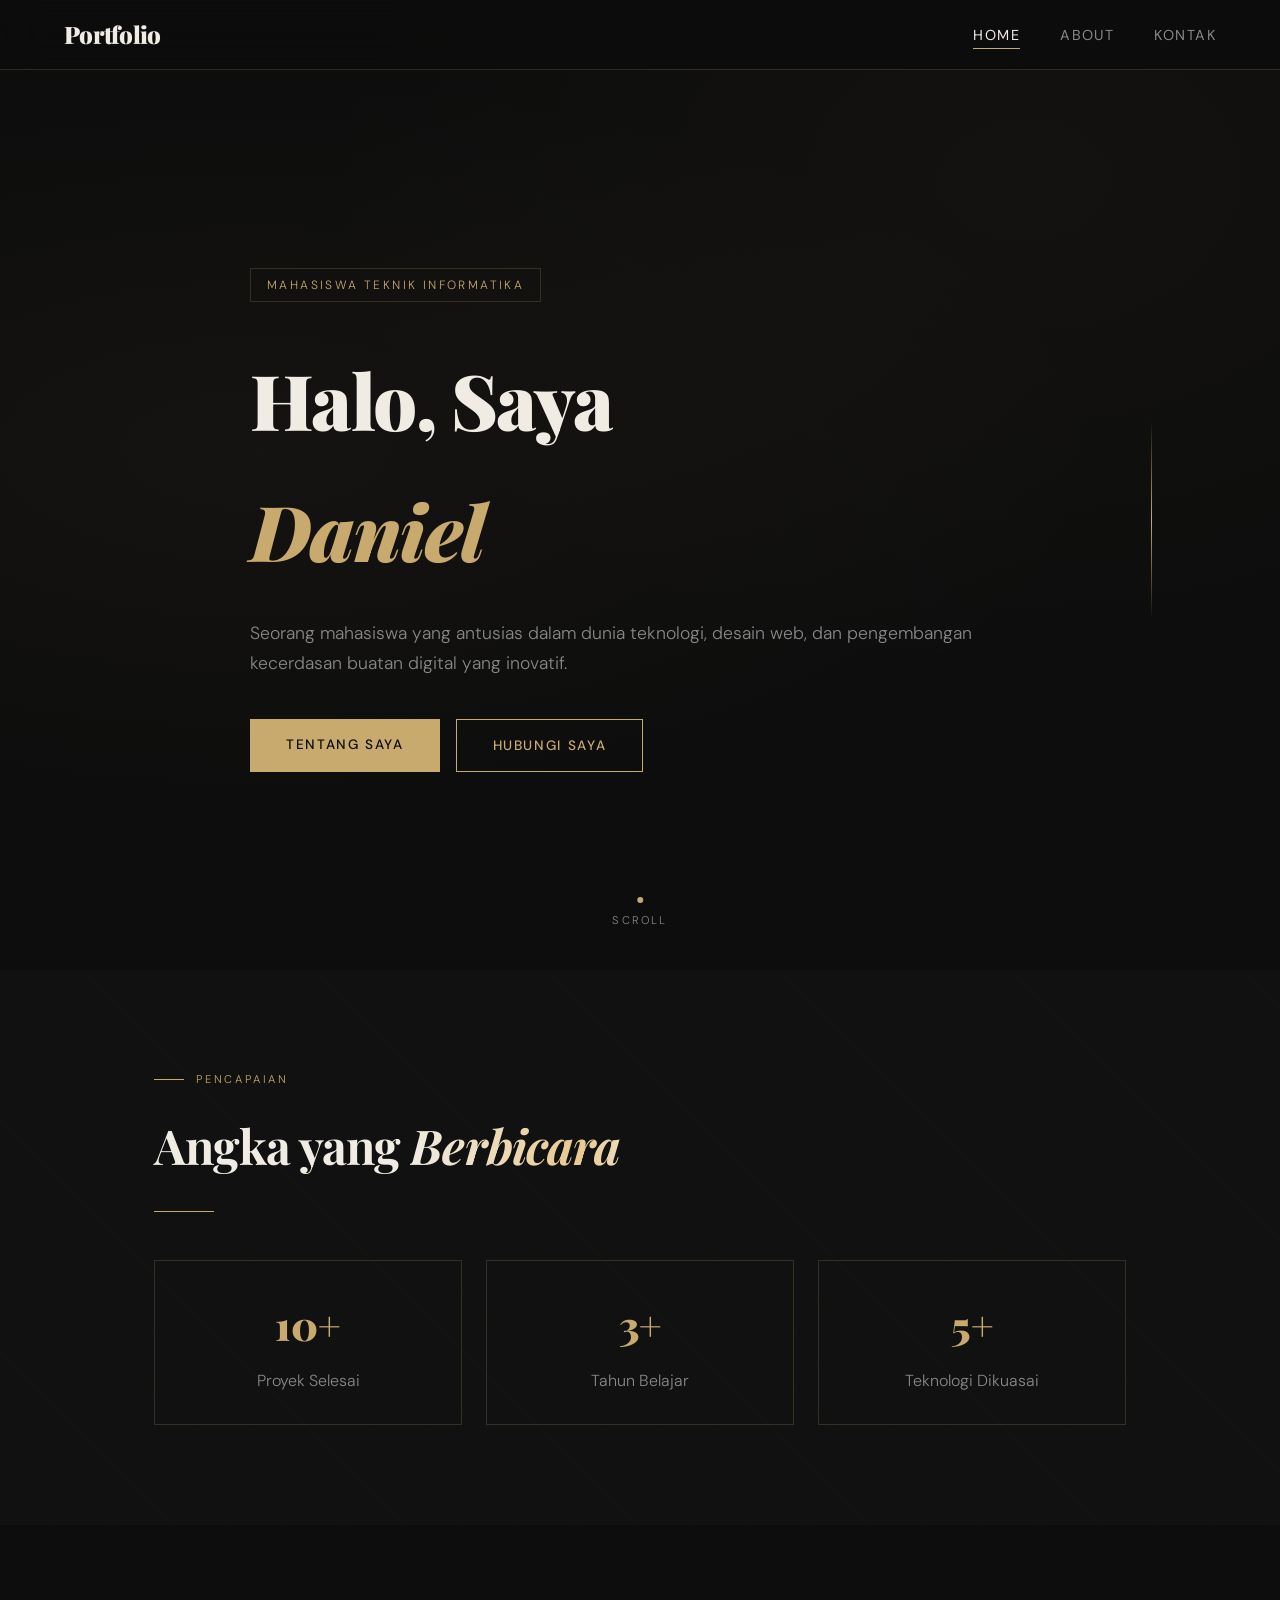
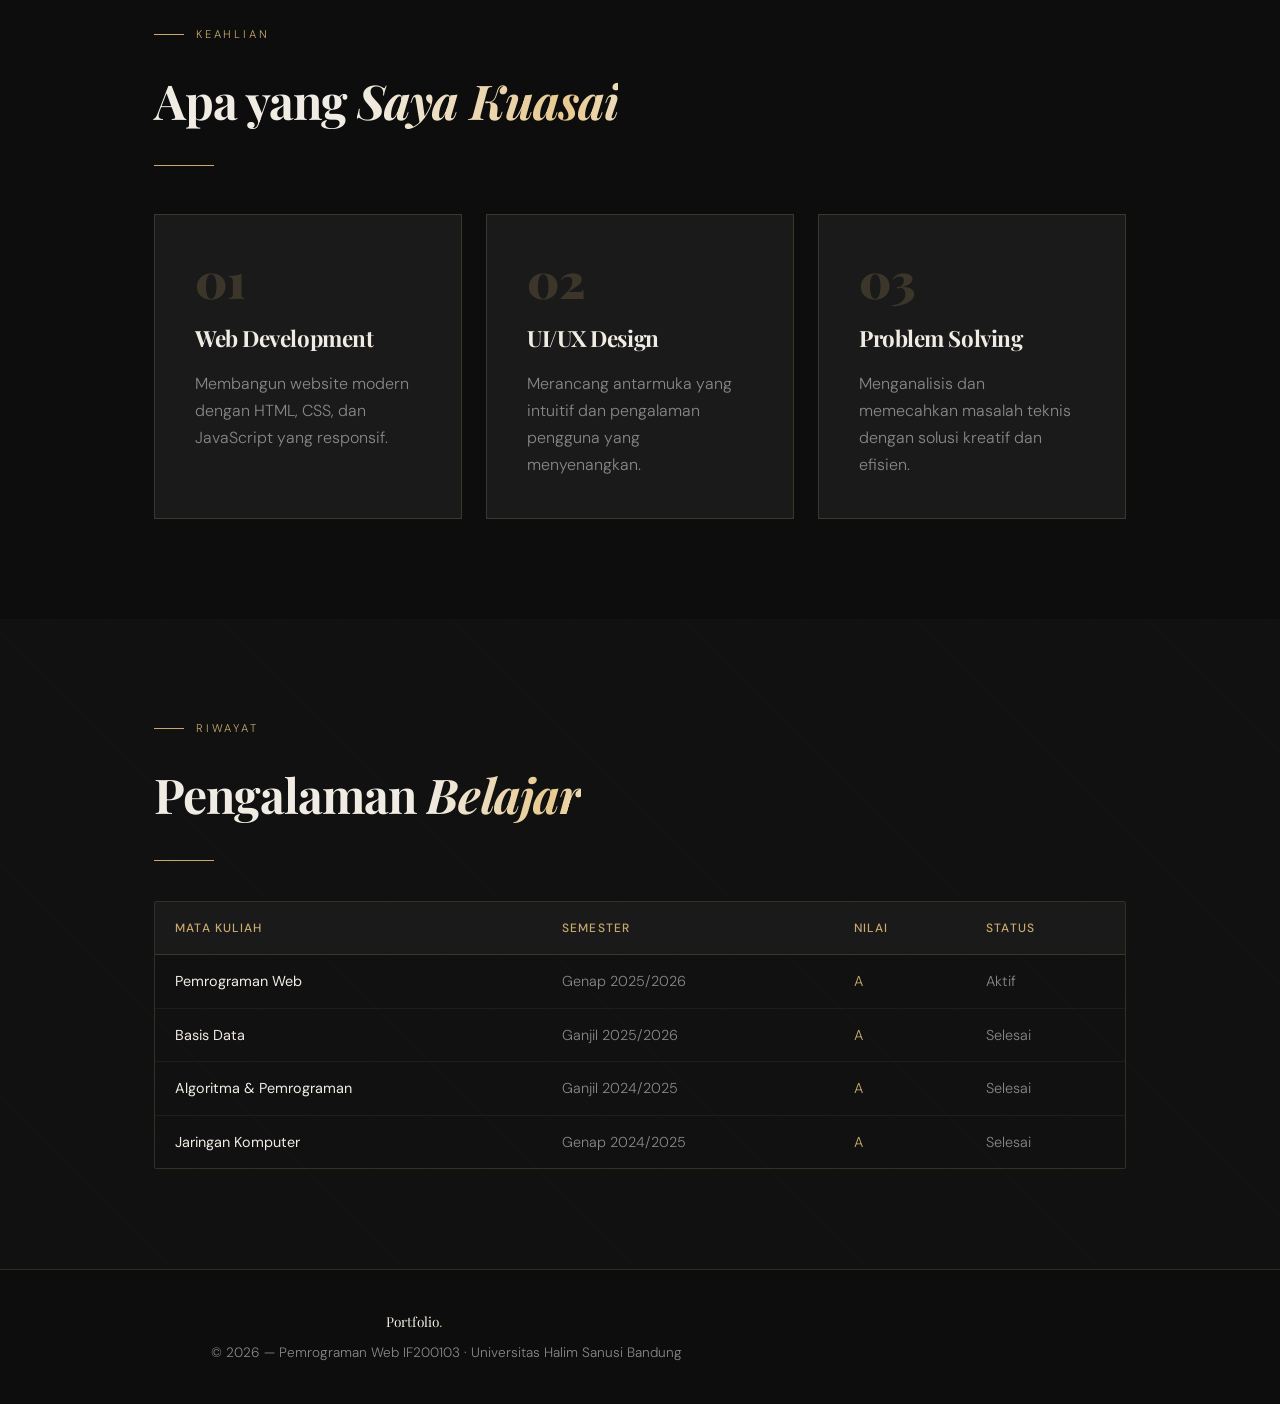
<file: index.html>
<!DOCTYPE html>
<html lang="id">
<head>
  <meta charset="UTF-8" />
  <meta name="viewport" content="width=device-width, initial-scale=1.0" />
  <title>Web Profil — Home</title>
  <link rel="stylesheet" href="style.css" />
</head>
<body>

  <!-- NAVBAR -->
  <nav>
    <div class="nav-logo">Port<span></span>folio</div>
    <ul class="nav-links">
      <li><a href="index.html" class="active">Home</a></li>
      <li><a href="about.html">About</a></li>
      <li><a href="kontak.html">Kontak</a></li>
    </ul>
  </nav>

  <div class="page-wrapper">

    <!-- HERO SECTION -->
    <section class="hero section">
      <div class="container">
        <div class="hero-tagline">Mahasiswa Teknik Informatika</div>
        <h1>Halo, Saya<br><em>Daniel</em></h1>
        <p>Seorang mahasiswa yang antusias dalam dunia teknologi, desain web, dan pengembangan kecerdasan buatan digital yang inovatif.</p>
        <div class="hero-btns">
          <a href="about.html" class="btn btn-primary">Tentang Saya</a>
          <a href="kontak.html" class="btn btn-outline">Hubungi Saya</a>
        </div>
      </div>
      <div class="hero-line"></div>
      <div class="hero-scroll">
        <div class="scroll-dot"></div>
        Scroll
      </div>
    </section>

    <!-- STATS SECTION -->
    <section class="section section-bg-alt">
      <div class="container">
        <div class="section-label">Pencapaian</div>
        <h2 class="text-primary animate-fade-up">Angka yang <em class="shimmer-text">Berbicara</em></h2>
        <div class="divider"></div>
        <div class="grid-3" style="margin-top: 3rem;">
          <div class="stat-box animate-fade-up">
            <span class="stat-number">10+</span>
            <p style="margin-top:0.5rem; margin-bottom:0; text-align:center;">Proyek Selesai</p>
          </div>
          <div class="stat-box animate-fade-up" style="animation-delay: 0.2s">
            <span class="stat-number">3+</span>
            <p style="margin-top:0.5rem; margin-bottom:0; text-align:center;">Tahun Belajar</p>
          </div>
          <div class="stat-box animate-fade-up" style="animation-delay: 0.4s">
            <span class="stat-number">5+</span>
            <p style="margin-top:0.5rem; margin-bottom:0; text-align:center;">Teknologi Dikuasai</p>
          </div>
        </div>
      </div>
    </section>

    <!-- SKILLS SECTION -->
    <section class="section">
      <div class="container">
        <div class="section-label">Keahlian</div>
        <h2 class="text-primary animate-fade-up">Apa yang <em class="shimmer-text">Saya Kuasai</em></h2>
        <div class="divider"></div>
        <div class="grid-3" style="margin-top: 3rem;">
          <div class="card animate-fade-up">
            <div class="card-number">01</div>
            <h3 class="text-primary" style="margin-bottom:0.75rem;">Web Development</h3>
            <p style="margin-bottom:0;">Membangun website modern dengan HTML, CSS, dan JavaScript yang responsif.</p>
          </div>
          <div class="card animate-fade-up" style="transition-delay:0.1s">
            <div class="card-number">02</div>
            <h3 class="text-primary" style="margin-bottom:0.75rem;">UI/UX Design</h3>
            <p style="margin-bottom:0;">Merancang antarmuka yang intuitif dan pengalaman pengguna yang menyenangkan.</p>
          </div>
          <div class="card animate-fade-up" style="transition-delay:0.2s">
            <div class="card-number">03</div>
            <h3 class="text-primary" style="margin-bottom:0.75rem;">Problem Solving</h3>
            <p style="margin-bottom:0;">Menganalisis dan memecahkan masalah teknis dengan solusi kreatif dan efisien.</p>
          </div>
        </div>
      </div>
    </section>

    <!-- TABEL JADWAL / PENGALAMAN -->
    <section class="section section-bg-alt">
      <div class="container">
        <div class="section-label">Riwayat</div>
        <h2 class="text-primary animate-fade-up">Pengalaman <em class="shimmer-text">Belajar</em></h2>
        <div class="divider"></div>
        <div class="table-wrapper animate-fade-up" style="margin-top:2.5rem;">
          <table>
            <thead>
              <tr>
                <th>Mata Kuliah</th>
                <th>Semester</th>
                <th>Nilai</th>
                <th>Status</th>
              </tr>
            </thead>
            <tbody>
              <tr>
                <td>Pemrograman Web</td>
                <td>Genap 2025/2026</td>
                <td class="text-accent">A</td>
                <td>Aktif</td>
              </tr>
              <tr>
                <td>Basis Data</td>
                <td>Ganjil 2025/2026</td>
                <td class="text-accent">A</td>
                <td>Selesai</td>
              </tr>
              <tr>
                <td>Algoritma & Pemrograman</td>
                <td>Ganjil 2024/2025</td>
                <td class="text-accent">A</td>
                <td>Selesai</td>
              </tr>
              <tr>
                <td>Jaringan Komputer</td>
                <td>Genap 2024/2025</td>
                <td class="text-accent">A</td>
                <td>Selesai</td>
              </tr>
            </tbody>
          </table>
        </div>
      </div>
    </section>

    <!-- FOOTER -->
    <footer>
      <div class="container">
        <p style="text-align:center; margin-bottom:0.5rem;" class="text-primary font-display">Portfolio<span class="text-accent">.</span></p>
        <p style="text-align:center; margin:0;">© 2026 — Pemrograman Web IF200103 · Universitas Halim Sanusi Bandung</p>
      </div>
    </footer>

  </div>

  <script>
    // Animate on scroll
    const observer = new IntersectionObserver((entries) => {
      entries.forEach(entry => {
        if (entry.isIntersecting) {
          entry.target.classList.add('visible');
        }
      });
    }, { threshold: 0.15 });

    document.querySelectorAll('.animate-fade-up').forEach(el => observer.observe(el));
  </script>

</body>
</html>
</file>
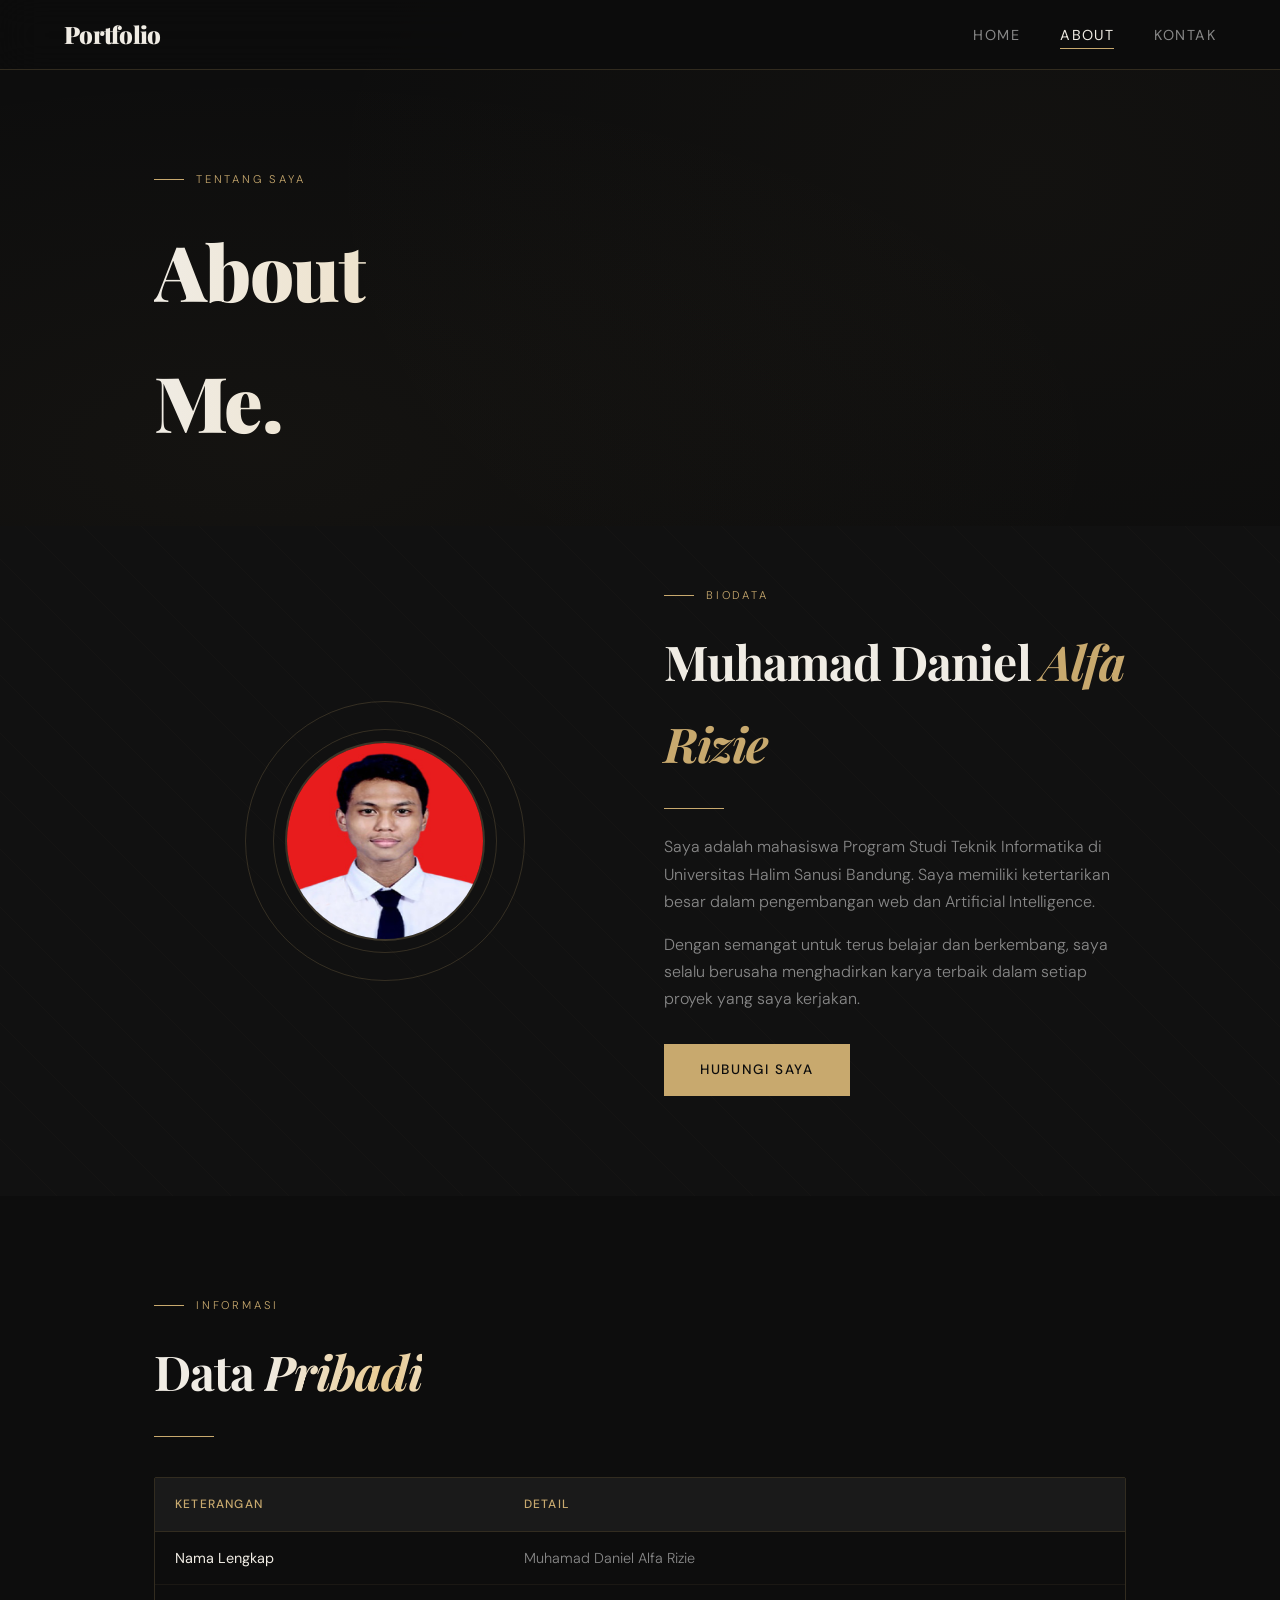
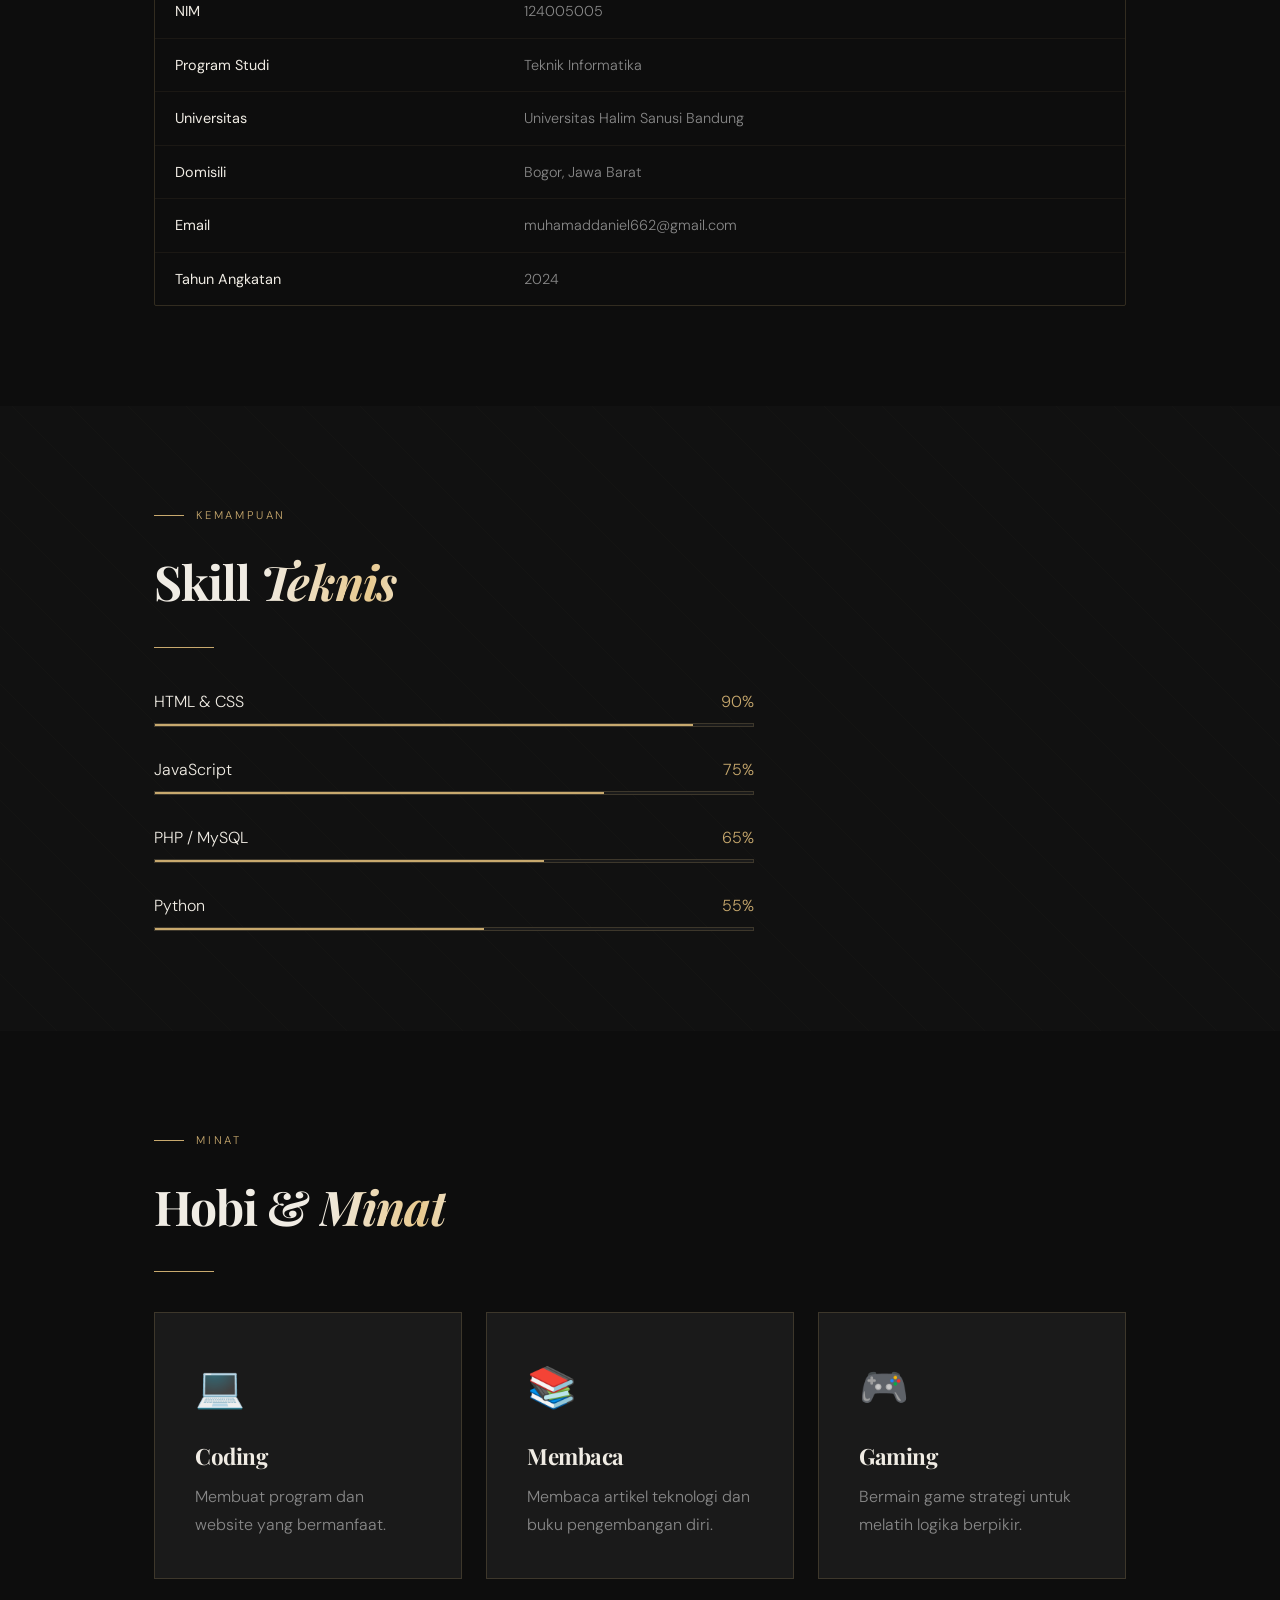
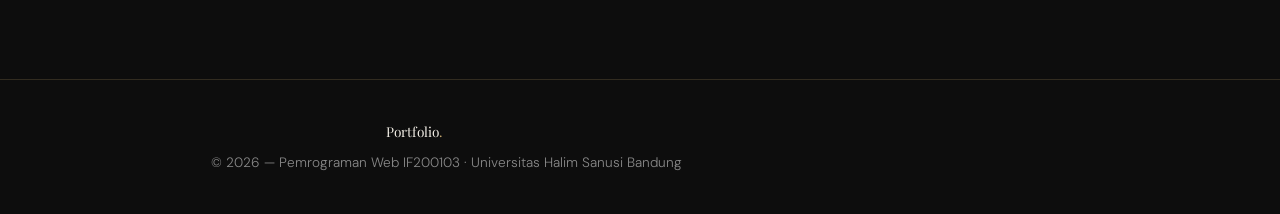
<file: about.html>
<!DOCTYPE html>
<html lang="id">
<head>
  <meta charset="UTF-8" />
  <meta name="viewport" content="width=device-width, initial-scale=1.0" />
  <title>Web Profil - about </title>
  <link rel="stylesheet" href="style.css" />
</head>
<body>

  <!-- NAVBAR -->
  <nav>
    <div class="nav-logo">Port<span></span>folio</div>
    <ul class="nav-links">
      <li><a href="index.html">Home</a></li>
      <li><a href="about.html" class="active">About</a></li>
      <li><a href="kontak.html">Kontak</a></li>
    </ul>
  </nav>

  <div class="page-wrapper">

    <!-- PAGE HEADER -->
    <section class="section" style="padding-bottom: 60px;">
      <div class="container">
        <div class="section-label" style="animation: fadeInDown 0.6s ease both;">Tentang Saya</div>
        <h1 class="text-primary shimmer-text" style="animation: fadeInUp 0.7s ease 0.1s both;">About<br>Me.</h1>
      </div>
    </section>

    <!-- PROFIL SECTION -->
    <section class="section section-bg-alt" style="padding-top:60px;">
      <div class="container">
        <div class="grid-2">
          <!-- Profile Image -->
          <div style="animation: scaleIn 0.8s ease both; display:flex; justify-content:center;">
            <div class="profile-img-wrapper">
              <div class="deco-ring"></div>
              <div class="deco-ring"></div>
              <img src="./Pas foto merah.jpg" alt="Foto Profil" class="profile-img" />
            </div>
          </div>
          <!-- Profile Info -->
          <div style="animation: slideInRight 0.8s ease 0.2s both;">
            <div class="section-label">Biodata</div>
            <h2 class="text-primary">Muhamad Daniel <em class="text-accent">Alfa Rizie</em></h2>
            <div class="divider"></div>
            <p>Saya adalah mahasiswa Program Studi Teknik Informatika di Universitas Halim Sanusi Bandung. Saya memiliki ketertarikan besar dalam pengembangan web dan Artificial Intelligence.</p>
            <p>Dengan semangat untuk terus belajar dan berkembang, saya selalu berusaha menghadirkan karya terbaik dalam setiap proyek yang saya kerjakan.</p>
            <a href="kontak.html" class="btn btn-primary" style="margin-top:1rem;">Hubungi Saya</a>
          </div>
        </div>
      </div>
    </section>

    <!-- DATA DIRI TABLE -->
    <section class="section">
      <div class="container">
        <div class="section-label">Informasi</div>
        <h2 class="text-primary animate-fade-up">Data <em class="shimmer-text">Pribadi</em></h2>
        <div class="divider"></div>
        <div class="table-wrapper animate-fade-up" style="margin-top:2.5rem;">
          <table>
            <thead>
              <tr>
                <th>Keterangan</th>
                <th>Detail</th>
              </tr>
            </thead>
            <tbody>
              <tr>
                <td>Nama Lengkap</td>
                <td>Muhamad Daniel Alfa Rizie</td>
              </tr>
              <tr>
                <td>NIM</td>
                <td>124005005</td>
              </tr>
              <tr>
                <td>Program Studi</td>
                <td>Teknik Informatika</td>
              </tr>
              <tr>
                <td>Universitas</td>
                <td>Universitas Halim Sanusi Bandung</td>
              </tr>
              <tr>
                <td>Domisili</td>
                <td>Bogor, Jawa Barat</td>
              </tr>
              <tr>
                <td>Email</td>
                <td>muhamaddaniel662@gmail.com</td>
              </tr>
              <tr>
                <td>Tahun Angkatan</td>
                <td>2024</td>
              </tr>
            </tbody>
          </table>
        </div>
      </div>
    </section>

    <!-- SKILLS PROGRESS SECTION -->
    <section class="section section-bg-alt">
      <div class="container">
        <div class="section-label">Kemampuan</div>
        <h2 class="text-primary animate-fade-up">Skill <em class="shimmer-text">Teknis</em></h2>
        <div class="divider"></div>
        <div style="margin-top: 2.5rem; max-width: 600px;">
          <!-- Skill bars with CSS animation -->
          <div class="animate-fade-up" style="margin-bottom: 1.8rem;">
            <div style="display:flex; justify-content:space-between; margin-bottom:8px;">
              <span class="text-primary">HTML & CSS</span>
              <span class="text-accent">90%</span>
            </div>
            <div style="height:4px; background:var(--bg-card); border:1px solid var(--border);">
              <div class="skill-bar" data-width="90" style="height:100%; background:var(--accent); width:0; transition: width 1.2s ease 0.3s;"></div>
            </div>
          </div>
          <div class="animate-fade-up" style="margin-bottom: 1.8rem;">
            <div style="display:flex; justify-content:space-between; margin-bottom:8px;">
              <span class="text-primary">JavaScript</span>
              <span class="text-accent">75%</span>
            </div>
            <div style="height:4px; background:var(--bg-card); border:1px solid var(--border);">
              <div class="skill-bar" data-width="75" style="height:100%; background:var(--accent); width:0; transition: width 1.2s ease 0.5s;"></div>
            </div>
          </div>
          <div class="animate-fade-up" style="margin-bottom: 1.8rem;">
            <div style="display:flex; justify-content:space-between; margin-bottom:8px;">
              <span class="text-primary">PHP / MySQL</span>
              <span class="text-accent">65%</span>
            </div>
            <div style="height:4px; background:var(--bg-card); border:1px solid var(--border);">
              <div class="skill-bar" data-width="65" style="height:100%; background:var(--accent); width:0; transition: width 1.2s ease 0.7s;"></div>
            </div>
          </div>
          <div class="animate-fade-up">
            <div style="display:flex; justify-content:space-between; margin-bottom:8px;">
              <span class="text-primary">Python</span>
              <span class="text-accent">55%</span>
            </div>
            <div style="height:4px; background:var(--bg-card); border:1px solid var(--border);">
              <div class="skill-bar" data-width="55" style="height:100%; background:var(--accent); width:0; transition: width 1.2s ease 0.9s;"></div>
            </div>
          </div>
        </div>
      </div>
    </section>

    <!-- HOBI & MINAT -->
    <section class="section">
      <div class="container">
        <div class="section-label">Minat</div>
        <h2 class="text-primary animate-fade-up">Hobi & <em class="shimmer-text">Minat</em></h2>
        <div class="divider"></div>
        <div class="grid-3" style="margin-top: 2.5rem;">
          <div class="card animate-fade-up">
            <div style="font-size:2.5rem; margin-bottom:1rem;">💻</div>
            <h3 class="text-primary" style="margin-bottom:0.5rem;">Coding</h3>
            <p style="margin-bottom:0;">Membuat program dan website yang bermanfaat.</p>
          </div>
          <div class="card animate-fade-up" style="transition-delay:0.1s">
            <div style="font-size:2.5rem; margin-bottom:1rem;">📚</div>
            <h3 class="text-primary" style="margin-bottom:0.5rem;">Membaca</h3>
            <p style="margin-bottom:0;">Membaca artikel teknologi dan buku pengembangan diri.</p>
          </div>
          <div class="card animate-fade-up" style="transition-delay:0.2s">
            <div style="font-size:2.5rem; margin-bottom:1rem;">🎮</div>
            <h3 class="text-primary" style="margin-bottom:0.5rem;">Gaming</h3>
            <p style="margin-bottom:0;">Bermain game strategi untuk melatih logika berpikir.</p>
          </div>
        </div>
      </div>
    </section>

    <!-- FOOTER -->
    <footer>
      <div class="container">
        <p style="text-align:center; margin-bottom:0.5rem;" class="text-primary font-display">Portfolio<span class="text-accent">.</span></p>
        <p style="text-align:center; margin:0;">© 2026 — Pemrograman Web IF200103 · Universitas Halim Sanusi Bandung</p>
      </div>
    </footer>

  </div>

  <script>
    // Scroll animation
    const observer = new IntersectionObserver((entries) => {
      entries.forEach(entry => {
        if (entry.isIntersecting) {
          entry.target.classList.add('visible');

          // Animate skill bars
          entry.target.querySelectorAll('.skill-bar').forEach(bar => {
            bar.style.width = bar.dataset.width + '%';
          });
        }
      });
    }, { threshold: 0.15 });

    document.querySelectorAll('.animate-fade-up').forEach(el => observer.observe(el));

    // Also observe skill bars directly
    document.querySelectorAll('.skill-bar').forEach(bar => {
      const barObserver = new IntersectionObserver((entries) => {
        entries.forEach(entry => {
          if (entry.isIntersecting) {
            entry.target.style.width = entry.target.dataset.width + '%';
          }
        });
      }, { threshold: 0.5 });
      barObserver.observe(bar);
    });
  </script>

</body>
</html>
</file>
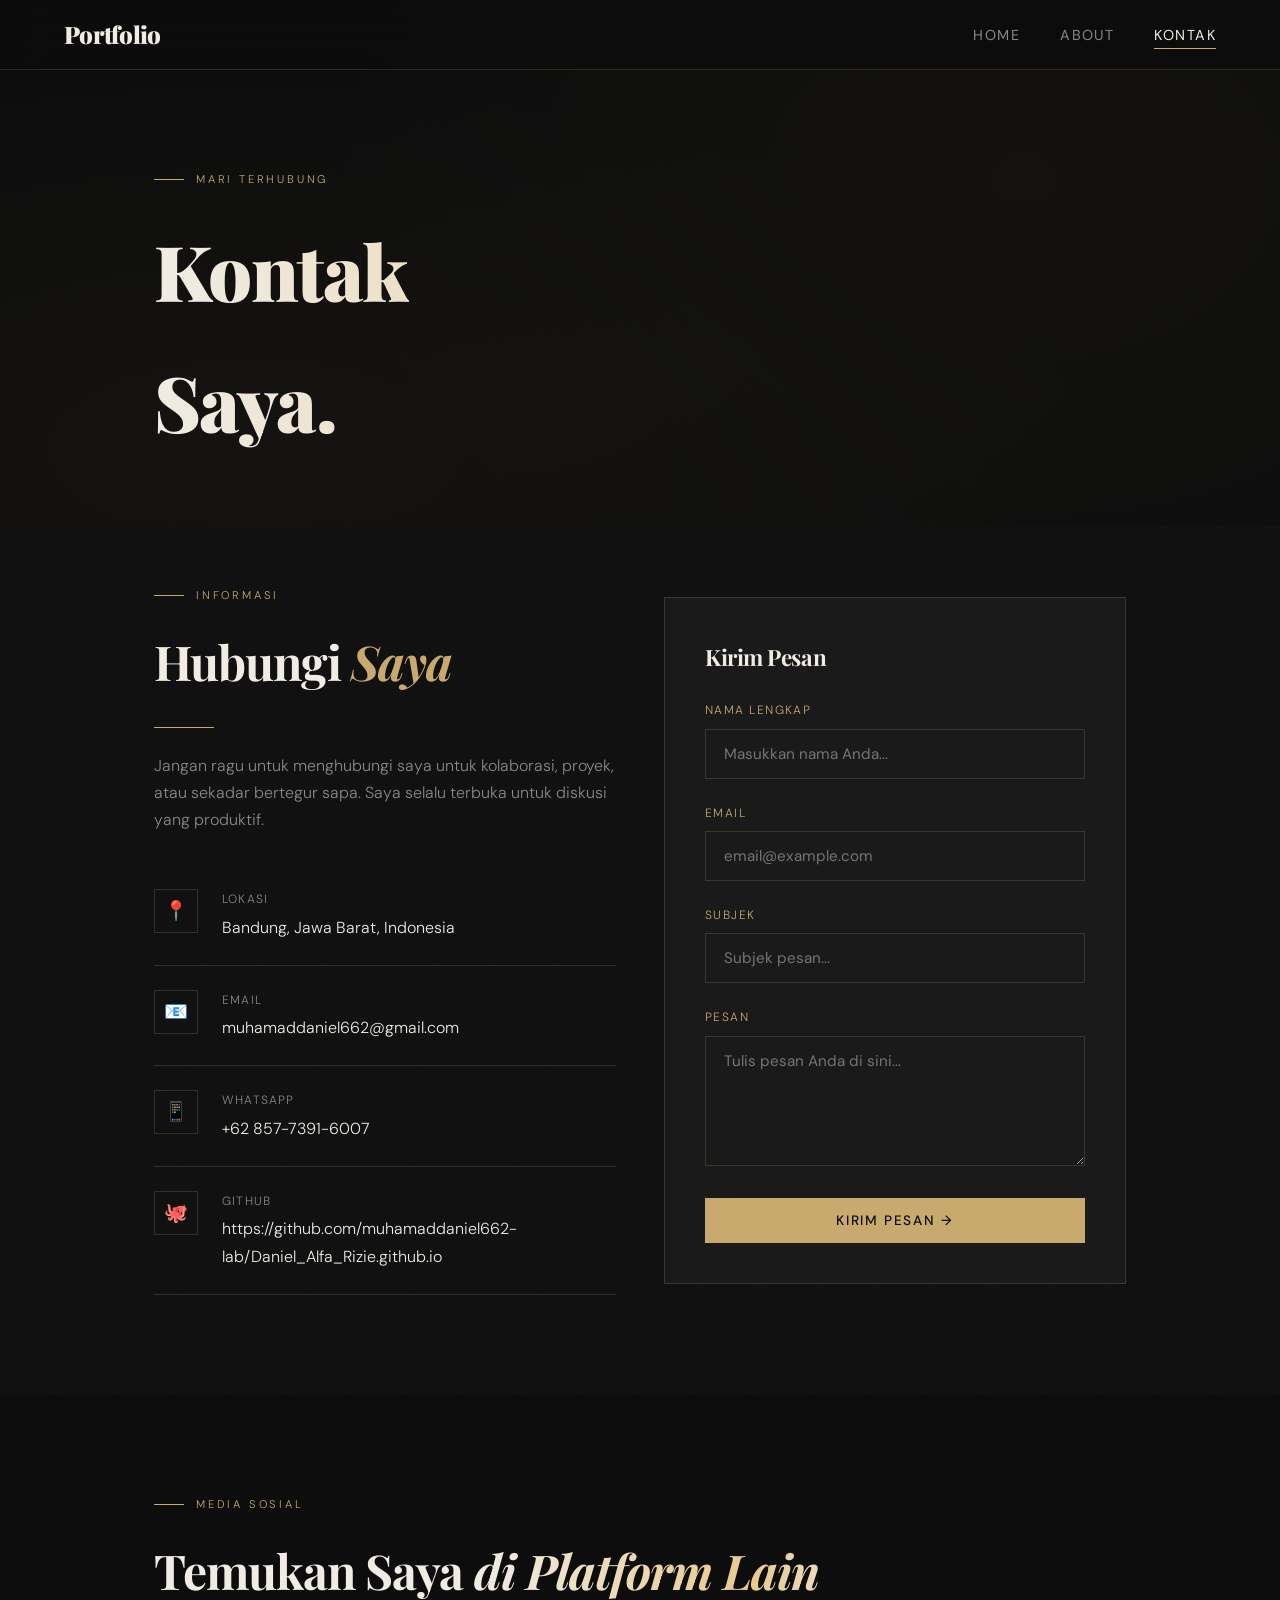
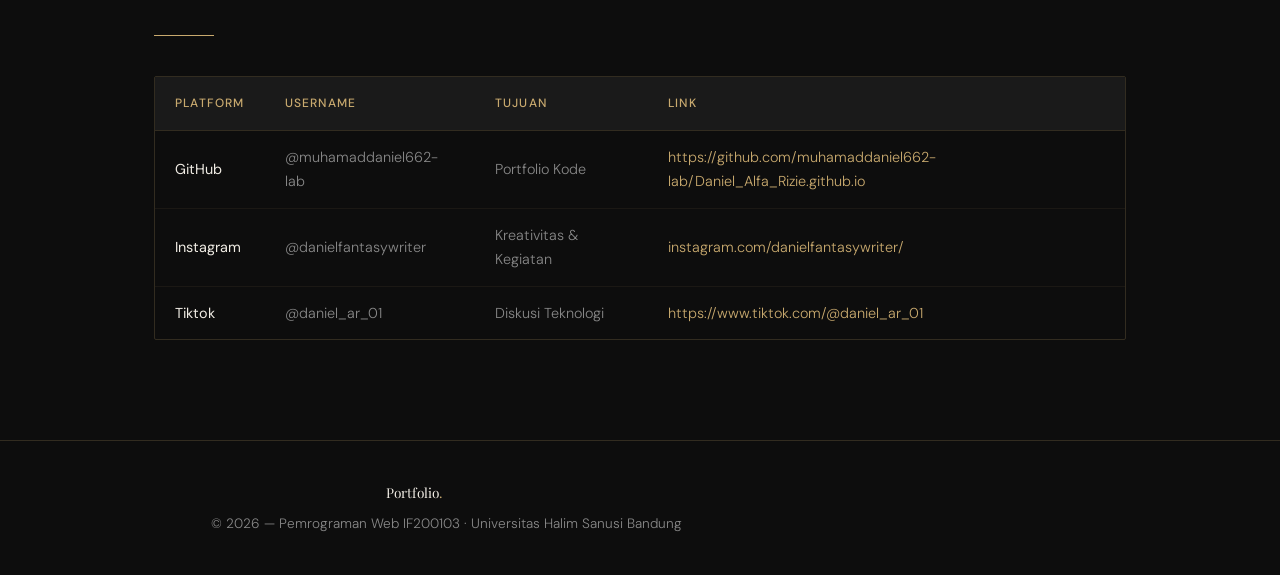
<file: kontak.html>
<!DOCTYPE html>
<html lang="id">
<head>
  <meta charset="UTF-8" />
  <meta name="viewport" content="width=device-width, initial-scale=1.0" />
  <title>Web Profil — Kontak</title>
  <link rel="stylesheet" href="style.css" />
</head>
<body>

  <!-- NAVBAR -->
  <nav>
    <div class="nav-logo">Port<span></span>folio</div>
    <ul class="nav-links">
      <li><a href="index.html">Home</a></li>
      <li><a href="about.html">About</a></li>
      <li><a href="kontak.html" class="active">Kontak</a></li>
    </ul>
  </nav>

  <div class="page-wrapper">

    <!-- PAGE HEADER -->
    <section class="section" style="padding-bottom:60px;">
      <div class="container">
        <div class="section-label" style="animation: fadeInDown 0.6s ease both;">Mari Terhubung</div>
        <h1 class="text-primary shimmer-text" style="animation: fadeInUp 0.7s ease 0.1s both;">Kontak<br>Saya.</h1>
      </div>
    </section>

    <!-- KONTAK SECTION -->
    <section class="section section-bg-alt" style="padding-top:60px;">
      <div class="container">
        <div class="grid-2">

          <!-- Info Kontak -->
          <div style="animation: slideInLeft 0.8s ease both;">
            <div class="section-label">Informasi</div>
            <h2 class="text-primary">Hubungi <em class="text-accent">Saya</em></h2>
            <div class="divider"></div>
            <p>Jangan ragu untuk menghubungi saya untuk kolaborasi, proyek, atau sekadar bertegur sapa. Saya selalu terbuka untuk diskusi yang produktif.</p>

            <div style="margin-top:2rem;">
              <div class="contact-item">
                <div class="contact-icon">📍</div>
                <div>
                  <p style="color:var(--text-muted); font-size:0.75rem; text-transform:uppercase; letter-spacing:0.1em; margin-bottom:4px;">Lokasi</p>
                  <p style="color:var(--text-primary); margin-bottom:0;">Bandung, Jawa Barat, Indonesia</p>
                </div>
              </div>
              <div class="contact-item">
                <div class="contact-icon">📧</div>
                <div>
                  <p style="color:var(--text-muted); font-size:0.75rem; text-transform:uppercase; letter-spacing:0.1em; margin-bottom:4px;">Email</p>
                  <p style="color:var(--text-primary); margin-bottom:0;">muhamaddaniel662@gmail.com</p>
                </div>
              </div>
              <div class="contact-item">
                <div class="contact-icon">📱</div>
                <div>
                  <p style="color:var(--text-muted); font-size:0.75rem; text-transform:uppercase; letter-spacing:0.1em; margin-bottom:4px;">WhatsApp</p>
                  <p style="color:var(--text-primary); margin-bottom:0;">+62 857-7391-6007</p>
                </div>
              </div>
              <div class="contact-item">
                <div class="contact-icon">🐙</div>
                <div>
                  <p style="color:var(--text-muted); font-size:0.75rem; text-transform:uppercase; letter-spacing:0.1em; margin-bottom:4px;">GitHub</p>
                  <p style="color:var(--text-primary); margin-bottom:0;">https://github.com/muhamaddaniel662-lab/Daniel_Alfa_Rizie.github.io</p>
                </div>
              </div>
            </div>
          </div>

          <!-- Form Kontak -->
          <div style="animation: slideInRight 0.8s ease 0.2s both;">
            <div class="card" style="padding:40px;">
              <h3 class="text-primary" style="margin-bottom:1.5rem;">Kirim Pesan</h3>

              <div class="form-group">
                <label for="nama">Nama Lengkap</label>
                <input type="text" id="nama" placeholder="Masukkan nama Anda..." />
              </div>

              <div class="form-group">
                <label for="email">Email</label>
                <input type="email" id="email" placeholder="email@example.com" />
              </div>

              <div class="form-group">
                <label for="subjek">Subjek</label>
                <input type="text" id="subjek" placeholder="Subjek pesan..." />
              </div>

              <div class="form-group">
                <label for="pesan">Pesan</label>
                <textarea id="pesan" placeholder="Tulis pesan Anda di sini..."></textarea>
              </div>

              <button class="btn btn-primary" id="send-btn" style="width:100%;" onclick="kirimPesan()">
                Kirim Pesan →
              </button>
            </div>
          </div>

        </div>
      </div>
    </section>

    <!-- SOSIAL MEDIA TABLE -->
    <section class="section">
      <div class="container">
        <div class="section-label">Media Sosial</div>
        <h2 class="text-primary animate-fade-up">Temukan Saya <em class="shimmer-text">di Platform Lain</em></h2>
        <div class="divider"></div>
        <div class="table-wrapper animate-fade-up" style="margin-top:2.5rem;">
          <table>
            <thead>
              <tr>
                <th>Platform</th>
                <th>Username</th>
                <th>Tujuan</th>
                <th>Link</th>
              </tr>
            </thead>
            <tbody>
              <tr>
                <td>GitHub</td>
                <td>@muhamaddaniel662-lab</td>
                <td>Portfolio Kode</td>
                <td><a href="#" class="text-accent">https://github.com/muhamaddaniel662-lab/Daniel_Alfa_Rizie.github.io</a></td>
              </tr>
              <tr>
                <td>Instagram</td>
                <td>@danielfantasywriter</td>
                <td>Kreativitas & Kegiatan</td>
                <td><a href="#" class="text-accent">instagram.com/danielfantasywriter/</a></td>
              </tr>
              <tr>
                <td>Tiktok</td>
                <td>@daniel_ar_01</td>
                <td>Diskusi Teknologi</td>
                <td><a href="#" class="text-accent">https://www.tiktok.com/@daniel_ar_01</a></td>
              </tr>
            </tbody>
          </table>
        </div>
      </div>
    </section>

    <!-- FOOTER -->
    <footer>
      <div class="container">
        <p style="text-align:center; margin-bottom:0.5rem;" class="text-primary font-display">Portfolio<span class="text-accent">.</span></p>
        <p style="text-align:center; margin:0;">© 2026 — Pemrograman Web IF200103 · Universitas Halim Sanusi Bandung</p>
      </div>
    </footer>

  </div>

  <!-- NOTIFICATION -->
  <div class="notification" id="notif">✓ Pesan berhasil dikirim! Terima kasih.</div>

  <script>
    // Scroll animation
    const observer = new IntersectionObserver((entries) => {
      entries.forEach(entry => {
        if (entry.isIntersecting) entry.target.classList.add('visible');
      });
    }, { threshold: 0.15 });

    document.querySelectorAll('.animate-fade-up').forEach(el => observer.observe(el));

    // Form submission
    function kirimPesan() {
      const nama = document.getElementById('nama').value.trim();
      const email = document.getElementById('email').value.trim();
      const pesan = document.getElementById('pesan').value.trim();

      if (!nama || !email || !pesan) {
        alert('Harap lengkapi semua field yang diperlukan!');
        return;
      }

      const btn = document.getElementById('send-btn');
      btn.textContent = 'Mengirim...';
      btn.disabled = true;
      btn.style.opacity = '0.7';

      setTimeout(() => {
        btn.textContent = 'Kirim Pesan →';
        btn.disabled = false;
        btn.style.opacity = '1';

        // Reset form
        document.getElementById('nama').value = '';
        document.getElementById('email').value = '';
        document.getElementById('subjek').value = '';
        document.getElementById('pesan').value = '';

        // Show notification
        const notif = document.getElementById('notif');
        notif.classList.add('show');
        setTimeout(() => notif.classList.remove('show'), 3500);
      }, 1200);
    }
  </script>

</body>
</html>
</file>
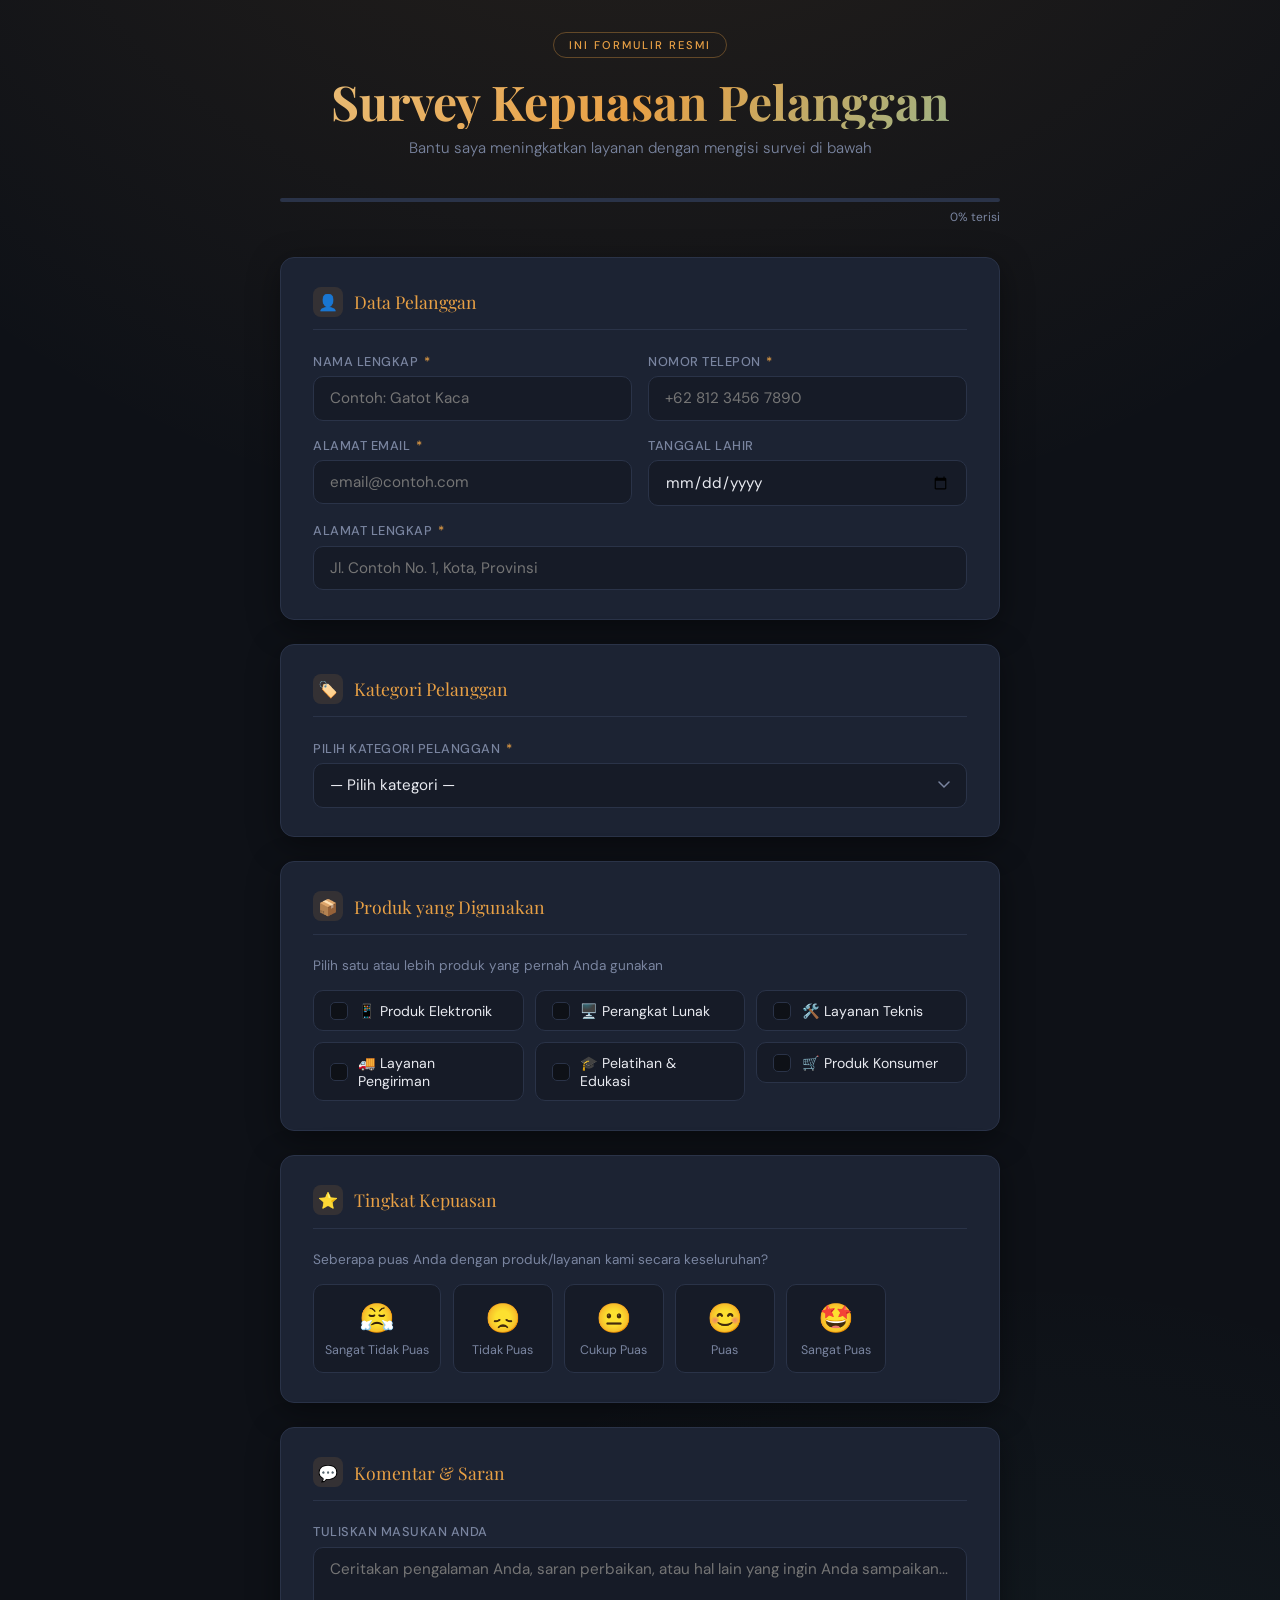
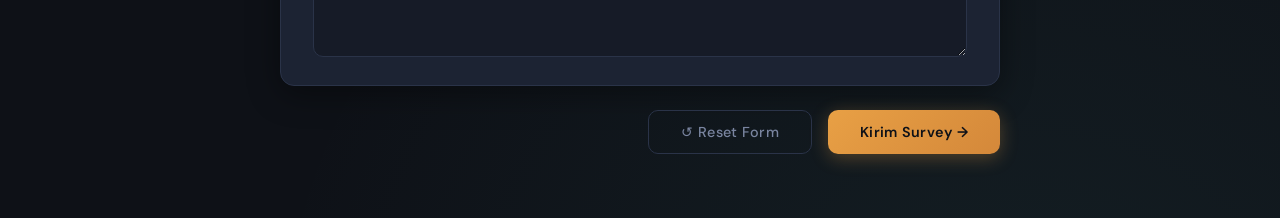
<file: survey.html>
<!DOCTYPE html>
<html lang="id">
<head>
  <meta charset="UTF-8" />
  <meta name="viewport" content="width=device-width, initial-scale=1.0"/>
  <title>Survey Kepuasan Pelanggan</title>
  <link href="https://fonts.googleapis.com/css2?family=Playfair+Display:wght@600;700&family=DM+Sans:wght@300;400;500&display=swap" rel="stylesheet"/>
  <style>
    :root {
      --bg:        #0e1117;
      --surface:   #161b27;
      --card:      #1c2333;
      --border:    #2a3348;
      --accent:    #e8a045;
      --accent2:   #5bc4bf;
      --text:      #e8eaf0;
      --muted:     #7a85a0;
      --success:   #4ade80;
      --error:     #f87171;
      --radius:    14px;
      --shadow:    0 8px 32px rgba(0,0,0,.4);
    }

    *, *::before, *::after { box-sizing: border-box; margin: 0; padding: 0; }

    body {
      font-family: 'DM Sans', sans-serif;
      background: var(--bg);
      color: var(--text);
      min-height: 100vh;
      padding: 2rem 1rem 4rem;
      background-image:
        radial-gradient(ellipse 80% 50% at 50% -20%, rgba(232,160,69,.12), transparent),
        radial-gradient(ellipse 60% 40% at 80% 110%, rgba(91,196,191,.08), transparent);
    }

    /* ── HEADER ── */
    header {
      text-align: center;
      margin-bottom: 2.5rem;
      animation: fadeDown .7s ease both;
    }
    header .label {
      display: inline-block;
      font-size: .7rem;
      font-weight: 500;
      letter-spacing: .18em;
      text-transform: uppercase;
      color: var(--accent);
      border: 1px solid rgba(232,160,69,.35);
      border-radius: 100px;
      padding: .3rem .9rem;
      margin-bottom: 1rem;
    }
    header h1 {
      font-family: 'Playfair Display', serif;
      font-size: clamp(1.9rem, 5vw, 3rem);
      line-height: 1.15;
      background: linear-gradient(135deg, #e8d5a3, #e8a045 50%, #5bc4bf);
      -webkit-background-clip: text;
      -webkit-text-fill-color: transparent;
    }
    header p {
      color: var(--muted);
      margin-top: .6rem;
      font-size: .95rem;
      font-weight: 300;
    }

    /* ── PROGRESS BAR ── */
    .progress-wrap {
      max-width: 720px;
      margin: 0 auto 2rem;
      animation: fadeDown .8s .1s ease both;
    }
    .progress-track {
      height: 4px;
      background: var(--border);
      border-radius: 100px;
      overflow: hidden;
    }
    .progress-fill {
      height: 100%;
      width: 0%;
      background: linear-gradient(90deg, var(--accent), var(--accent2));
      border-radius: 100px;
      transition: width .4s ease;
    }
    .progress-label {
      font-size: .75rem;
      color: var(--muted);
      margin-top: .4rem;
      text-align: right;
    }

    /* ── FORM CARD ── */
    form {
      max-width: 720px;
      margin: 0 auto;
      display: flex;
      flex-direction: column;
      gap: 1.5rem;
    }

    .section-card {
      background: var(--card);
      border: 1px solid var(--border);
      border-radius: var(--radius);
      padding: 1.8rem 2rem;
      box-shadow: var(--shadow);
      animation: fadeUp .6s ease both;
    }
    .section-card:nth-child(1) { animation-delay: .15s; }
    .section-card:nth-child(2) { animation-delay: .25s; }
    .section-card:nth-child(3) { animation-delay: .35s; }
    .section-card:nth-child(4) { animation-delay: .45s; }
    .section-card:nth-child(5) { animation-delay: .55s; }

    .section-title {
      display: flex;
      align-items: center;
      gap: .7rem;
      font-family: 'Playfair Display', serif;
      font-size: 1.1rem;
      color: var(--accent);
      margin-bottom: 1.4rem;
      padding-bottom: .8rem;
      border-bottom: 1px solid var(--border);
    }
    .section-title .icon {
      width: 30px; height: 30px;
      background: rgba(232,160,69,.12);
      border-radius: 8px;
      display: grid; place-items: center;
      font-size: 1rem;
      flex-shrink: 0;
    }

    /* ── GRID ── */
    .grid-2 { display: grid; grid-template-columns: 1fr 1fr; gap: 1rem; }
    .full    { grid-column: 1 / -1; }
    @media (max-width: 560px) { .grid-2 { grid-template-columns: 1fr; } }

    /* ── FIELD ── */
    .field { display: flex; flex-direction: column; gap: .4rem; }
    label {
      font-size: .8rem;
      font-weight: 500;
      color: var(--muted);
      letter-spacing: .04em;
      text-transform: uppercase;
    }
    label span.req { color: var(--accent); margin-left: 2px; }

    input[type="text"],
    input[type="email"],
    input[type="tel"],
    input[type="date"],
    select,
    textarea {
      background: var(--surface);
      border: 1.5px solid var(--border);
      border-radius: 10px;
      color: var(--text);
      font-family: 'DM Sans', sans-serif;
      font-size: .95rem;
      padding: .7rem 1rem;
      transition: border-color .2s, box-shadow .2s;
      outline: none;
      width: 100%;
    }
    input[type="text"]:focus,
    input[type="email"]:focus,
    input[type="tel"]:focus,
    input[type="date"]:focus,
    select:focus,
    textarea:focus {
      border-color: var(--accent);
      box-shadow: 0 0 0 3px rgba(232,160,69,.15);
    }
    select {
      appearance: none;
      background-image: url("data:image/svg+xml,%3Csvg xmlns='http://www.w3.org/2000/svg' width='12' height='8' fill='none'%3E%3Cpath d='M1 1l5 5 5-5' stroke='%237a85a0' stroke-width='1.5' stroke-linecap='round'/%3E%3C/svg%3E");
      background-repeat: no-repeat;
      background-position: right 1rem center;
      cursor: pointer;
    }
    textarea { resize: vertical; min-height: 110px; }

    /* ── CHECKBOX & RADIO ── */
    .options-grid {
      display: grid;
      grid-template-columns: repeat(auto-fill, minmax(185px, 1fr));
      gap: .7rem;
    }
    .option-item {
      position: relative;
    }
    .option-item input { position: absolute; opacity: 0; pointer-events: none; }
    .option-item label {
      display: flex;
      align-items: center;
      gap: .65rem;
      background: var(--surface);
      border: 1.5px solid var(--border);
      border-radius: 10px;
      padding: .65rem 1rem;
      cursor: pointer;
      font-size: .88rem;
      font-weight: 400;
      color: var(--text);
      letter-spacing: 0;
      text-transform: none;
      transition: border-color .2s, background .2s;
    }
    .option-item label::before {
      content: '';
      width: 18px; height: 18px;
      border: 1.5px solid var(--border);
      border-radius: 5px;
      background: var(--bg);
      flex-shrink: 0;
      transition: all .2s;
    }
    .option-item input[type="radio"] + label::before { border-radius: 50%; }
    .option-item input:checked + label {
      border-color: var(--accent);
      background: rgba(232,160,69,.07);
    }
    .option-item input:checked + label::before {
      background: var(--accent);
      border-color: var(--accent);
      box-shadow: 0 0 0 3px rgba(232,160,69,.2);
    }
    .option-item input[type="checkbox"]:checked + label::before {
      background-image: url("data:image/svg+xml,%3Csvg xmlns='http://www.w3.org/2000/svg' width='10' height='8' fill='none'%3E%3Cpath d='M1 4l3 3 5-6' stroke='%230e1117' stroke-width='1.8' stroke-linecap='round' stroke-linejoin='round'/%3E%3C/svg%3E");
      background-repeat: no-repeat;
      background-position: center;
    }

    /* ── SATISFACTION STARS ── */
    .satisfaction-grid {
      display: flex;
      flex-wrap: wrap;
      gap: .7rem;
    }
    .satisfaction-grid .option-item label {
      flex-direction: column;
      align-items: center;
      justify-content: center;
      gap: .3rem;
      text-align: center;
      min-width: 100px;
      padding: .9rem .7rem;
    }
    .satisfaction-grid .option-item label::before { display: none; }
    .sat-emoji { font-size: 1.8rem; }
    .sat-text  { font-size: .78rem; color: var(--muted); }
    .option-item input[type="radio"]:checked + label .sat-text { color: var(--accent); }

    /* ── BUTTONS ── */
    .btn-row {
      display: flex;
      gap: 1rem;
      justify-content: flex-end;
      flex-wrap: wrap;
      animation: fadeUp .6s .6s ease both;
    }
    button {
      font-family: 'DM Sans', sans-serif;
      font-size: .9rem;
      font-weight: 500;
      border: none;
      border-radius: 10px;
      padding: .75rem 2rem;
      cursor: pointer;
      transition: all .2s;
      letter-spacing: .02em;
    }
    .btn-reset {
      background: transparent;
      border: 1.5px solid var(--border);
      color: var(--muted);
    }
    .btn-reset:hover { border-color: var(--error); color: var(--error); }
    .btn-submit {
      background: linear-gradient(135deg, var(--accent), #d4883a);
      color: #0e1117;
      font-weight: 600;
      box-shadow: 0 4px 18px rgba(232,160,69,.3);
    }
    .btn-submit:hover { transform: translateY(-2px); box-shadow: 0 8px 24px rgba(232,160,69,.4); }
    .btn-submit:active { transform: translateY(0); }

    /* ── TOAST ── */
    #toast {
      position: fixed;
      bottom: 2rem; right: 2rem;
      background: var(--card);
      border: 1px solid var(--accent);
      color: var(--text);
      padding: 1rem 1.4rem;
      border-radius: 12px;
      font-size: .9rem;
      box-shadow: 0 8px 30px rgba(0,0,0,.5);
      display: none;
      align-items: center;
      gap: .7rem;
      z-index: 999;
      animation: slideIn .3s ease;
    }
    #toast.show { display: flex; }

    /* ── KEYFRAMES ── */
    @keyframes fadeDown { from { opacity:0; transform:translateY(-18px); } to { opacity:1; transform:none; } }
    @keyframes fadeUp   { from { opacity:0; transform:translateY(18px);  } to { opacity:1; transform:none; } }
    @keyframes slideIn  { from { opacity:0; transform:translateX(30px);  } to { opacity:1; transform:none; } }
  </style>
</head>
<body>

<header>
  <div class="label"> Ini Formulir Resmi</div>
  <h1>Survey Kepuasan Pelanggan</h1>
  <p>Bantu saya meningkatkan layanan dengan mengisi survei di bawah</p>
</header>

<div class="progress-wrap">
  <div class="progress-track"><div class="progress-fill" id="progressFill"></div></div>
  <div class="progress-label" id="progressLabel">0% terisi</div>
</div>

<form id="surveyForm" novalidate>

  <!-- ① DATA PELANGGAN -->
  <div class="section-card">
    <div class="section-title">
      <span class="icon">👤</span> Data Pelanggan
    </div>
    <div class="grid-2">
      <div class="field">
        <label>Nama Lengkap <span class="req">*</span></label>
        <input type="text" name="nama" placeholder="Contoh: Gatot Kaca" required />
      </div>
      <div class="field">
        <label>Nomor Telepon <span class="req">*</span></label>
        <input type="tel" name="telepon" placeholder="+62 812 3456 7890" required />
      </div>
      <div class="field">
        <label>Alamat Email <span class="req">*</span></label>
        <input type="email" name="email" placeholder="email@contoh.com" required />
      </div>
      <div class="field">
        <label>Tanggal Lahir</label>
        <input type="date" name="tgl_lahir" />
      </div>
      <div class="field full">
        <label>Alamat Lengkap <span class="req">*</span></label>
        <input type="text" name="alamat" placeholder="Jl. Contoh No. 1, Kota, Provinsi" required />
      </div>
    </div>
  </div>

  <!-- ② KATEGORI PELANGGAN -->
  <div class="section-card">
    <div class="section-title">
      <span class="icon">🏷️</span> Kategori Pelanggan
    </div>
    <div class="field">
      <label>Pilih Kategori Pelanggan <span class="req">*</span></label>
      <select name="kategori" required>
        <option value="" disabled selected>— Pilih kategori —</option>
        <option value="individu">Pelanggan Baru</option>
        <option value="umkm">Pelaku UMKM</option>
        <option value="korporat">Budak Korporat</option>
        <option value="pemerintah">Instansi Pemerintah</option>
        <option value="distributor">Distributor / Reseller</option>
        <option value="lainnya">Lainnya</option>
      </select>
    </div>
  </div>

  <!-- ③ PILIHAN PRODUK -->
  <div class="section-card">
    <div class="section-title">
      <span class="icon">📦</span> Produk yang Digunakan
    </div>
    <p style="font-size:.85rem;color:var(--muted);margin-bottom:1rem;">Pilih satu atau lebih produk yang pernah Anda gunakan</p>
    <div class="options-grid">
      <div class="option-item">
        <input type="checkbox" id="p1" name="produk" value="Produk A" />
        <label for="p1">📱 Produk Elektronik</label>
      </div>
      <div class="option-item">
        <input type="checkbox" id="p2" name="produk" value="Produk B" />
        <label for="p2">🖥️ Perangkat Lunak</label>
      </div>
      <div class="option-item">
        <input type="checkbox" id="p3" name="produk" value="Produk C" />
        <label for="p3">🛠️ Layanan Teknis</label>
      </div>
      <div class="option-item">
        <input type="checkbox" id="p4" name="produk" value="Produk D" />
        <label for="p4">🚚 Layanan Pengiriman</label>
      </div>
      <div class="option-item">
        <input type="checkbox" id="p5" name="produk" value="Produk E" />
        <label for="p5">🎓 Pelatihan & Edukasi</label>
      </div>
      <div class="option-item">
        <input type="checkbox" id="p6" name="produk" value="Produk F" />
        <label for="p6">🛒 Produk Konsumer</label>
      </div>
    </div>
  </div>

  <!-- ④ KEPUASAN -->
  <div class="section-card">
    <div class="section-title">
      <span class="icon">⭐</span> Tingkat Kepuasan
    </div>
    <p style="font-size:.85rem;color:var(--muted);margin-bottom:1rem;">Seberapa puas Anda dengan produk/layanan kami secara keseluruhan?</p>
    <div class="satisfaction-grid">
      <div class="option-item">
        <input type="radio" id="s1" name="kepuasan" value="sangat_tidak_puas" required />
        <label for="s1">
          <span class="sat-emoji">😤</span>
          <span class="sat-text">Sangat Tidak Puas</span>
        </label>
      </div>
      <div class="option-item">
        <input type="radio" id="s2" name="kepuasan" value="tidak_puas" />
        <label for="s2">
          <span class="sat-emoji">😞</span>
          <span class="sat-text">Tidak Puas</span>
        </label>
      </div>
      <div class="option-item">
        <input type="radio" id="s3" name="kepuasan" value="cukup_puas" />
        <label for="s3">
          <span class="sat-emoji">😐</span>
          <span class="sat-text">Cukup Puas</span>
        </label>
      </div>
      <div class="option-item">
        <input type="radio" id="s4" name="kepuasan" value="puas" />
        <label for="s4">
          <span class="sat-emoji">😊</span>
          <span class="sat-text">Puas</span>
        </label>
      </div>
      <div class="option-item">
        <input type="radio" id="s5" name="kepuasan" value="sangat_puas" />
        <label for="s5">
          <span class="sat-emoji">🤩</span>
          <span class="sat-text">Sangat Puas</span>
        </label>
      </div>
    </div>
  </div>

  <!-- ⑤ KOMENTAR -->
  <div class="section-card">
    <div class="section-title">
      <span class="icon">💬</span> Komentar & Saran
    </div>
    <div class="field">
      <label>Tuliskan masukan Anda</label>
      <textarea name="komentar" placeholder="Ceritakan pengalaman Anda, saran perbaikan, atau hal lain yang ingin Anda sampaikan..."></textarea>
    </div>
  </div>

  <!-- TOMBOL -->
  <div class="btn-row">
    <button type="reset" class="btn-reset" id="btnReset">↺ Reset Form</button>
    <button type="submit" class="btn-submit">Kirim Survey →</button>
  </div>

</form>

<!-- TOAST NOTIFICATION -->
<div id="toast">
  <span style="font-size:1.3rem">✅</span>
  <span>Terima kasih! Survei Anda berhasil dikirim.</span>
</div>

<script>
  const form     = document.getElementById('surveyForm');
  const fill     = document.getElementById('progressFill');
  const lbl      = document.getElementById('progressLabel');
  const toast    = document.getElementById('toast');
  const btnReset = document.getElementById('btnReset');

  // Track required fields for progress
  const required = [
    () => form.nama.value.trim(),
    () => form.telepon.value.trim(),
    () => form.email.value.trim(),
    () => form.alamat.value.trim(),
    () => form.kategori.value,
    () => document.querySelector('input[name="kepuasan"]:checked'),
  ];

  function updateProgress() {
    const done  = required.filter(fn => fn()).length;
    const pct   = Math.round((done / required.length) * 100);
    fill.style.width = pct + '%';
    lbl.textContent  = pct + '% terisi';
  }

  form.addEventListener('input', updateProgress);
  form.addEventListener('change', updateProgress);

  // Submit
  form.addEventListener('submit', function(e) {
    e.preventDefault();

    // Minimal validation
    const missing = [];
    if (!form.nama.value.trim())    missing.push('Nama Lengkap');
    if (!form.telepon.value.trim()) missing.push('Nomor Telepon');
    if (!form.email.value.trim())   missing.push('Email');
    if (!form.alamat.value.trim())  missing.push('Alamat');
    if (!form.kategori.value)       missing.push('Kategori Pelanggan');
    if (!document.querySelector('input[name="kepuasan"]:checked')) missing.push('Tingkat Kepuasan');

    if (missing.length) {
      alert('⚠️ Harap lengkapi:\n• ' + missing.join('\n• '));
      return;
    }

    // Show toast
    toast.classList.add('show');
    setTimeout(() => toast.classList.remove('show'), 4000);

    form.reset();
    updateProgress();
  });

  // Reset confirmation
  btnReset.addEventListener('click', function(e) {
    if (!confirm('Reset semua isian? Data yang sudah diisi akan hilang.')) {
      e.preventDefault();
    } else {
      setTimeout(updateProgress, 50);
    }
  });
</script>
</body>
</html>
</file>
<file: style.css>
/* =============================================
   EXTERNAL STYLE SHEET - Web Profil
   Pemrograman Web IF200103
   ============================================= */

/* === IMPORT FONT === */
@import url('https://fonts.googleapis.com/css2?family=Playfair+Display:wght@400;700;900&family=DM+Sans:wght@300;400;500&display=swap');

/* === CSS VARIABLES === */
:root {
  --bg-primary: #0d0d0d;
  --bg-secondary: #111111;
  --bg-card: #1a1a1a;
  --accent: #c8a96e;
  --accent-light: #e8c98e;
  --text-primary: #f0ece4;
  --text-muted: #888;
  --border: rgba(200, 169, 110, 0.2);
  --nav-height: 70px;
}

/* =============================================
   PENGATURAN BACKGROUND
   ============================================= */
* {
  margin: 0;
  padding: 0;
  box-sizing: border-box;
}

body {
  background-color: var(--bg-primary);
  background-image:
    radial-gradient(ellipse at 20% 50%, rgba(200, 169, 110, 0.04) 0%, transparent 60%),
    radial-gradient(ellipse at 80% 20%, rgba(200, 169, 110, 0.03) 0%, transparent 50%);
  background-attachment: fixed;
  min-height: 100vh;
}

.section-bg-alt {
  background-color: var(--bg-secondary);
  background-image: repeating-linear-gradient(
    45deg,
    transparent,
    transparent 40px,
    rgba(200, 169, 110, 0.02) 40px,
    rgba(200, 169, 110, 0.02) 41px
  );
}

/* =============================================
   PENGATURAN FONT
   ============================================= */
body {
  font-family: 'DM Sans', sans-serif;
  font-size: 16px;
  font-weight: 300;
  line-height: 1.7;
}

h1, h2, h3, h4 {
  font-family: 'Playfair Display', serif;
  font-weight: 700;
  letter-spacing: -0.02em;
}

h1 { font-size: clamp(2.5rem, 6vw, 5rem); font-weight: 900; }
h2 { font-size: clamp(1.8rem, 4vw, 3rem); }
h3 { font-size: 1.4rem; }

.font-display { font-family: 'Playfair Display', serif; }
.font-mono { font-family: 'Courier New', monospace; font-size: 0.85em; }

/* =============================================
   PENGATURAN TEXT
   ============================================= */
p {
  color: var(--text-muted);
  max-width: 65ch;
  margin-bottom: 1rem;
}

a {
  color: var(--accent);
  text-decoration: none;
  transition: color 0.3s ease;
}

a:hover {
  color: var(--accent-light);
}

.text-accent { color: var(--accent); }
.text-primary { color: var(--text-primary); }
.text-muted { color: var(--text-muted); }
.text-center { text-align: center; }
.text-uppercase { text-transform: uppercase; letter-spacing: 0.15em; font-size: 0.75rem; }

/* =============================================
   NAVBAR
   ============================================= */
nav {
  position: fixed;
  top: 0;
  width: 100%;
  height: var(--nav-height);
  background: rgba(13, 13, 13, 0.92);
  backdrop-filter: blur(20px);
  -webkit-backdrop-filter: blur(20px);
  border-bottom: 1px solid var(--border);
  z-index: 1000;
  display: flex;
  align-items: center;
  justify-content: space-between;
  padding: 0 5%;
  transition: background 0.3s ease;
}

.nav-logo {
  font-family: 'Playfair Display', serif;
  font-size: 1.5rem;
  font-weight: 900;
  color: var(--text-primary);
  letter-spacing: -0.03em;
}

.nav-logo span {
  color: var(--accent);
}

.nav-links {
  display: flex;
  list-style: none;
  gap: 2.5rem;
}

.nav-links a {
  color: var(--text-muted);
  font-size: 0.9rem;
  font-weight: 400;
  text-transform: uppercase;
  letter-spacing: 0.1em;
  padding: 5px 0;
  position: relative;
  transition: color 0.3s ease;
}

.nav-links a::after {
  content: '';
  position: absolute;
  bottom: 0;
  left: 0;
  width: 0;
  height: 1px;
  background: var(--accent);
  transition: width 0.3s ease;
}

.nav-links a:hover,
.nav-links a.active {
  color: var(--text-primary);
}

.nav-links a:hover::after,
.nav-links a.active::after {
  width: 100%;
}

/* =============================================
   LAYOUT UTILITIES
   ============================================= */
.container {
  max-width: 1100px;
  margin: 0 auto;
  padding: 0 5%;
}

.section {
  padding: 100px 0;
}

.page-wrapper {
  padding-top: var(--nav-height);
}

/* =============================================
   BUTTONS
   ============================================= */
.btn {
  display: inline-block;
  padding: 14px 36px;
  font-family: 'DM Sans', sans-serif;
  font-size: 0.85rem;
  font-weight: 500;
  text-transform: uppercase;
  letter-spacing: 0.12em;
  cursor: pointer;
  border: none;
  transition: all 0.3s ease;
}

.btn-primary {
  background: var(--accent);
  color: #0d0d0d;
}

.btn-primary:hover {
  background: var(--accent-light);
  color: #0d0d0d;
  transform: translateY(-2px);
  box-shadow: 0 10px 30px rgba(200, 169, 110, 0.3);
}

.btn-outline {
  background: transparent;
  color: var(--accent);
  border: 1px solid var(--accent);
}

.btn-outline:hover {
  background: var(--accent);
  color: #0d0d0d;
  transform: translateY(-2px);
}

/* =============================================
   PENGATURAN TABLE
   ============================================= */
.table-wrapper {
  overflow-x: auto;
  border-radius: 2px;
  border: 1px solid var(--border);
}

table {
  width: 100%;
  border-collapse: collapse;
  font-size: 0.9rem;
}

thead {
  background: var(--bg-card);
}

thead th {
  padding: 16px 20px;
  text-align: left;
  font-family: 'DM Sans', sans-serif;
  font-weight: 500;
  font-size: 0.75rem;
  text-transform: uppercase;
  letter-spacing: 0.1em;
  color: var(--accent);
  border-bottom: 1px solid var(--border);
}

tbody tr {
  border-bottom: 1px solid rgba(200, 169, 110, 0.08);
  transition: background 0.2s ease;
}

tbody tr:last-child {
  border-bottom: none;
}

tbody tr:hover {
  background: rgba(200, 169, 110, 0.05);
}

tbody td {
  padding: 14px 20px;
  color: var(--text-muted);
  vertical-align: middle;
}

tbody td:first-child {
  color: var(--text-primary);
  font-weight: 400;
}

/* =============================================
   CARDS
   ============================================= */
.card {
  background: var(--bg-card);
  border: 1px solid var(--border);
  padding: 40px;
  transition: transform 0.3s ease, border-color 0.3s ease, box-shadow 0.3s ease;
}

.card:hover {
  transform: translateY(-6px);
  border-color: var(--accent);
  box-shadow: 0 20px 60px rgba(0, 0, 0, 0.5);
}

.card-number {
  font-family: 'Playfair Display', serif;
  font-size: 3rem;
  font-weight: 900;
  color: var(--border);
  line-height: 1;
  margin-bottom: 1rem;
}

/* =============================================
   HERO SECTION
   ============================================= */
.hero {
  min-height: 100vh;
  display: flex;
  align-items: center;
  position: relative;
  overflow: hidden;
}

.hero-tagline {
  display: inline-block;
  padding: 6px 16px;
  border: 1px solid var(--border);
  color: var(--accent);
  font-size: 0.75rem;
  text-transform: uppercase;
  letter-spacing: 0.2em;
  margin-bottom: 2rem;
  animation: fadeInDown 0.8s ease both;
}

.hero h1 {
  color: var(--text-primary);
  margin-bottom: 1.5rem;
  animation: fadeInUp 0.8s ease 0.2s both;
}

.hero h1 em {
  font-style: italic;
  color: var(--accent);
}

.hero p {
  font-size: 1.1rem;
  margin-bottom: 2.5rem;
  animation: fadeInUp 0.8s ease 0.4s both;
}

.hero-btns {
  display: flex;
  gap: 1rem;
  flex-wrap: wrap;
  animation: fadeInUp 0.8s ease 0.6s both;
}

.hero-line {
  position: absolute;
  right: 10%;
  top: 50%;
  transform: translateY(-50%);
  width: 1px;
  height: 200px;
  background: linear-gradient(to bottom, transparent, var(--accent), transparent);
  animation: lineGrow 1.5s ease 1s both;
}

.hero-scroll {
  position: absolute;
  bottom: 40px;
  left: 50%;
  transform: translateX(-50%);
  display: flex;
  flex-direction: column;
  align-items: center;
  gap: 8px;
  color: var(--text-muted);
  font-size: 0.7rem;
  text-transform: uppercase;
  letter-spacing: 0.2em;
  animation: bounce 2s ease infinite 2s;
}

.scroll-dot {
  width: 6px;
  height: 6px;
  background: var(--accent);
  border-radius: 50%;
}

/* =============================================
   FORM KONTAK
   ============================================= */
.form-group {
  margin-bottom: 1.5rem;
}

label {
  display: block;
  font-size: 0.75rem;
  text-transform: uppercase;
  letter-spacing: 0.12em;
  color: var(--accent);
  margin-bottom: 8px;
}

input, textarea, select {
  width: 100%;
  padding: 14px 18px;
  background: var(--bg-card);
  border: 1px solid var(--border);
  color: var(--text-primary);
  font-family: 'DM Sans', sans-serif;
  font-size: 0.95rem;
  outline: none;
  transition: border-color 0.3s ease, box-shadow 0.3s ease;
}

input:focus, textarea:focus {
  border-color: var(--accent);
  box-shadow: 0 0 0 3px rgba(200, 169, 110, 0.08);
}

textarea { resize: vertical; min-height: 130px; }

/* =============================================
   TRANSISI & ANIMASI
   ============================================= */

/* Fade In Down */
@keyframes fadeInDown {
  from { opacity: 0; transform: translateY(-20px); }
  to { opacity: 1; transform: translateY(0); }
}

/* Fade In Up */
@keyframes fadeInUp {
  from { opacity: 0; transform: translateY(30px); }
  to { opacity: 1; transform: translateY(0); }
}

/* Fade In */
@keyframes fadeIn {
  from { opacity: 0; }
  to { opacity: 1; }
}

/* Line Grow */
@keyframes lineGrow {
  from { transform: translateY(-50%) scaleY(0); opacity: 0; }
  to { transform: translateY(-50%) scaleY(1); opacity: 1; }
}

/* Bounce */
@keyframes bounce {
  0%, 100% { transform: translateX(-50%) translateY(0); }
  50% { transform: translateX(-50%) translateY(-10px); }
}

/* Glow Pulse */
@keyframes glowPulse {
  0%, 100% { box-shadow: 0 0 20px rgba(200, 169, 110, 0.1); }
  50% { box-shadow: 0 0 40px rgba(200, 169, 110, 0.3); }
}

/* Float */
@keyframes float {
  0%, 100% { transform: translateY(0px); }
  50% { transform: translateY(-12px); }
}

/* Shimmer */
@keyframes shimmer {
  0% { background-position: -200% center; }
  100% { background-position: 200% center; }
}

/* Spin Slow */
@keyframes spinSlow {
  from { transform: rotate(0deg); }
  to { transform: rotate(360deg); }
}

/* Slide In Left */
@keyframes slideInLeft {
  from { opacity: 0; transform: translateX(-40px); }
  to { opacity: 1; transform: translateX(0); }
}

/* Slide In Right */
@keyframes slideInRight {
  from { opacity: 0; transform: translateX(40px); }
  to { opacity: 1; transform: translateX(0); }
}

/* Scale In */
@keyframes scaleIn {
  from { opacity: 0; transform: scale(0.9); }
  to { opacity: 1; transform: scale(1); }
}

/* Typewriter cursor blink */
@keyframes blink {
  50% { opacity: 0; }
}

/* Animated decorative ring */
.deco-ring {
  position: absolute;
  border-radius: 50%;
  border: 1px solid var(--border);
  animation: spinSlow 20s linear infinite;
}

/* Animate on scroll class */
.animate-fade-up {
  opacity: 0;
  transform: translateY(30px);
  transition: opacity 0.7s ease, transform 0.7s ease;
}

.animate-fade-up.visible {
  opacity: 1;
  transform: translateY(0);
}

/* Shimmer text */
.shimmer-text {
  background: linear-gradient(
    90deg,
    var(--text-primary) 0%,
    var(--accent-light) 40%,
    var(--text-primary) 60%,
    var(--text-primary) 100%
  );
  background-size: 200% auto;
  -webkit-background-clip: text;
  -webkit-text-fill-color: transparent;
  background-clip: text;
  animation: shimmer 4s linear infinite;
}

/* Profile image float */
.profile-img-wrapper {
  position: relative;
  width: 280px;
  height: 280px;
  margin: 0 auto;
}

.profile-img-wrapper .deco-ring:nth-child(1) {
  width: 100%;
  height: 100%;
  top: 0; left: 0;
  animation-duration: 15s;
}

.profile-img-wrapper .deco-ring:nth-child(2) {
  width: 80%;
  height: 80%;
  top: 10%; left: 10%;
  animation-duration: 10s;
  animation-direction: reverse;
}

.profile-img {
  position: absolute;
  top: 50%;
  left: 50%;
  transform: translate(-50%, -50%);
  width: 200px;
  height: 200px;
  border-radius: 50%;
  background: linear-gradient(135deg, var(--bg-card), var(--bg-secondary));
  border: 2px solid var(--border);
  display: flex;
  align-items: center;
  justify-content: center;
  font-size: 5rem;
  animation: float 6s ease-in-out infinite;
}

/* Section titles */
.section-label {
  font-size: 0.7rem;
  text-transform: uppercase;
  letter-spacing: 0.25em;
  color: var(--accent);
  display: flex;
  align-items: center;
  gap: 12px;
  margin-bottom: 1rem;
}

.section-label::before {
  content: '';
  width: 30px;
  height: 1px;
  background: var(--accent);
}

/* Grid layouts */
.grid-2 {
  display: grid;
  grid-template-columns: 1fr 1fr;
  gap: 3rem;
  align-items: center;
}

.grid-3 {
  display: grid;
  grid-template-columns: repeat(3, 1fr);
  gap: 1.5rem;
}

/* Divider */
.divider {
  width: 60px;
  height: 1px;
  background: var(--accent);
  margin: 1.5rem 0;
}

/* Footer */
footer {
  padding: 40px 0;
  border-top: 1px solid var(--border);
  text-align: center;
  color: var(--text-muted);
  font-size: 0.85rem;
}

/* Stat box */
.stat-box {
  text-align: center;
  padding: 30px;
  border: 1px solid var(--border);
  animation: glowPulse 3s ease-in-out infinite;
}

.stat-number {
  font-family: 'Playfair Display', serif;
  font-size: 2.5rem;
  font-weight: 900;
  color: var(--accent);
  display: block;
}

/* Contact info */
.contact-item {
  display: flex;
  align-items: flex-start;
  gap: 1.5rem;
  padding: 24px 0;
  border-bottom: 1px solid var(--border);
  transition: all 0.3s ease;
}

.contact-item:hover .contact-icon {
  background: var(--accent);
  color: #0d0d0d;
}

.contact-icon {
  width: 44px;
  height: 44px;
  border: 1px solid var(--border);
  display: flex;
  align-items: center;
  justify-content: center;
  font-size: 1.2rem;
  flex-shrink: 0;
  transition: all 0.3s ease;
}

/* Notification */
.notification {
  position: fixed;
  bottom: 30px;
  right: 30px;
  background: var(--accent);
  color: #0d0d0d;
  padding: 14px 24px;
  font-size: 0.85rem;
  font-weight: 500;
  transform: translateY(100px);
  opacity: 0;
  transition: all 0.4s ease;
  z-index: 9999;
}

.notification.show {
  transform: translateY(0);
  opacity: 1;
}

/* Responsive */
@media (max-width: 768px) {
  .grid-2, .grid-3 {
    grid-template-columns: 1fr;
    gap: 2rem;
  }

  .nav-links {
    gap: 1.5rem;
  }

  .hero-line {
    display: none;
  }

  .card {
    padding: 28px;
  }
}
</file>
